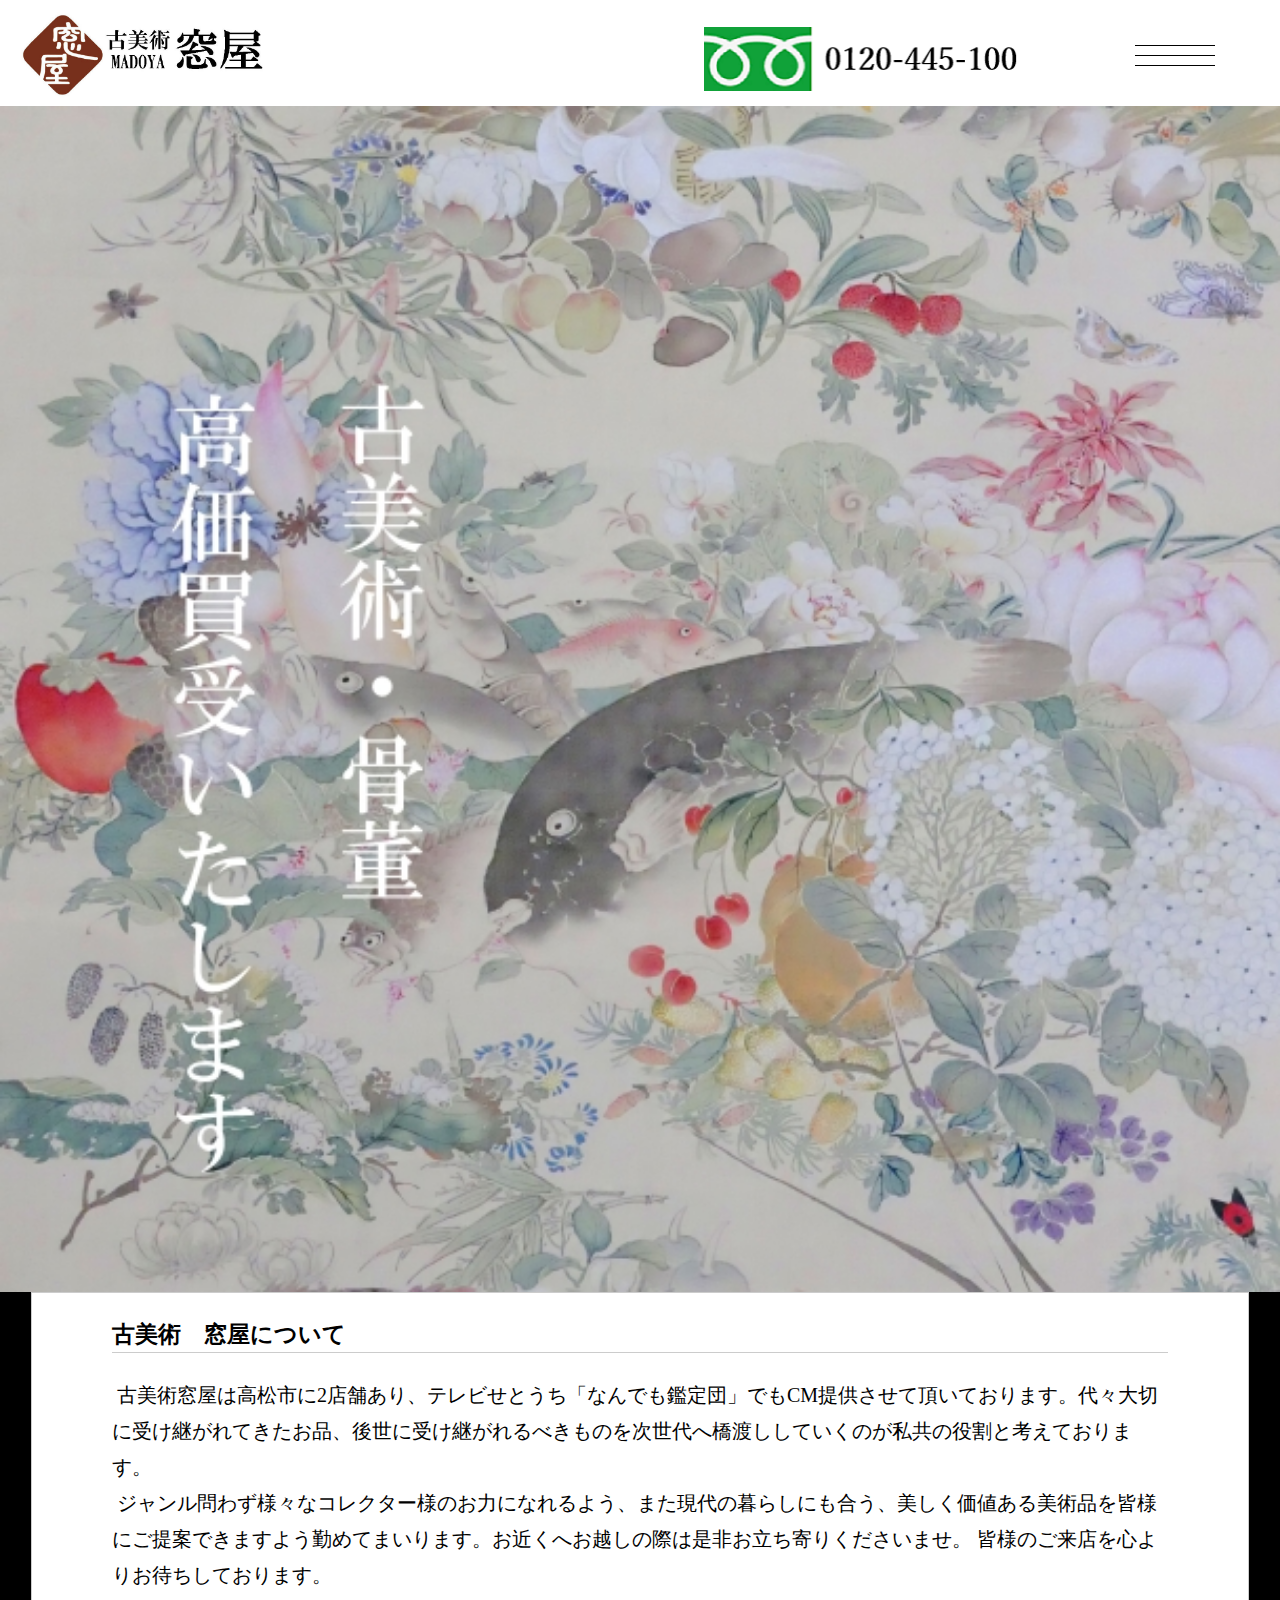
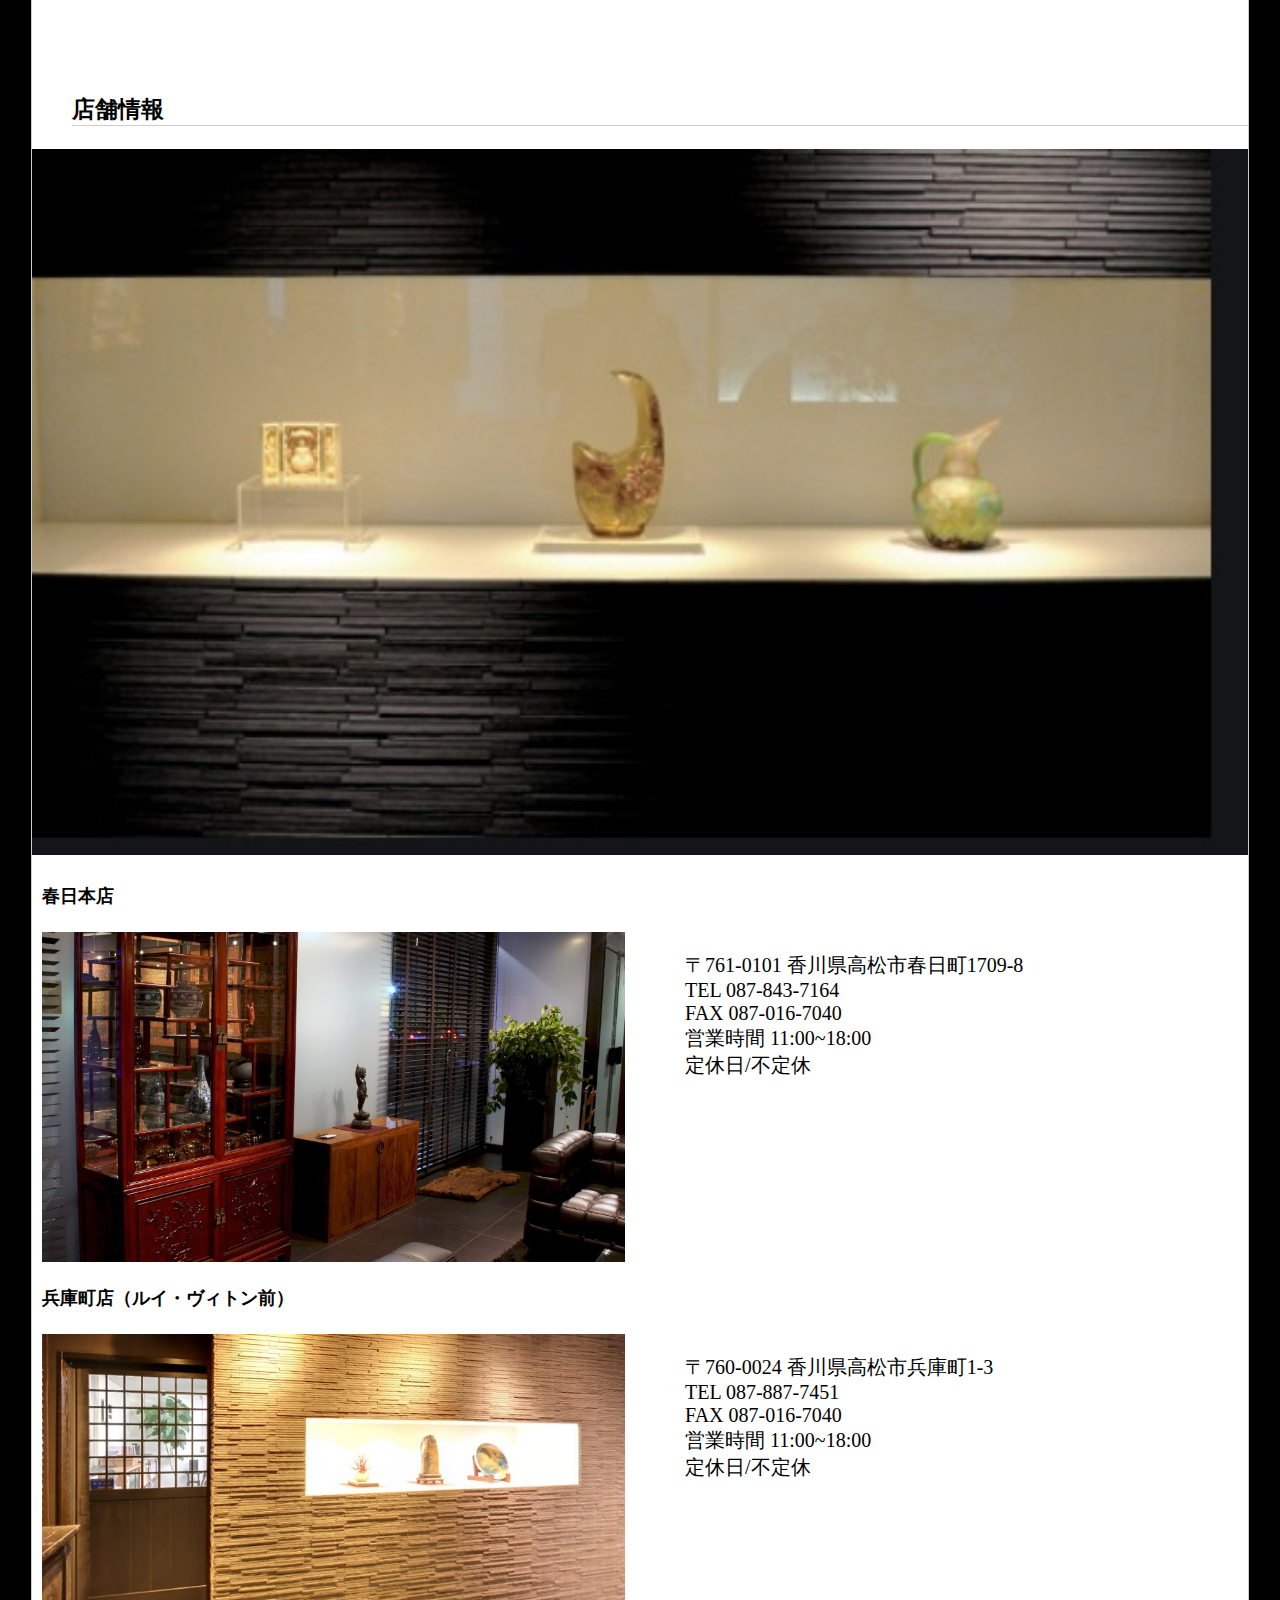
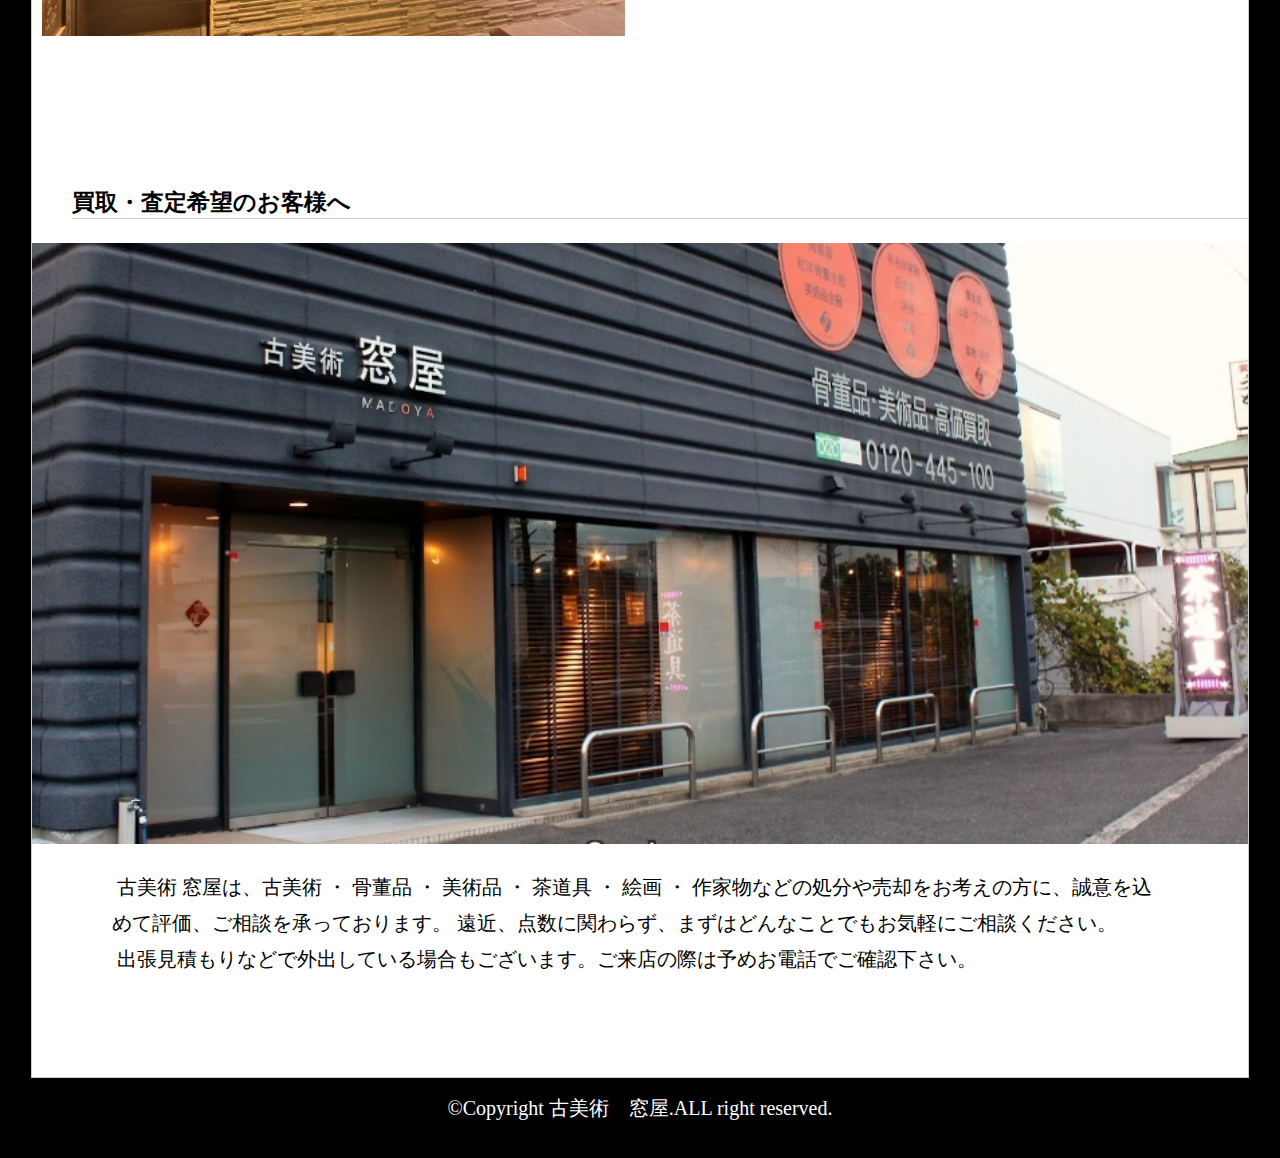
<file: index.html>
<!doctype html>
<html>
<head>
<meta charset="UTF-8">
<meta name="viewport" content="width=device-width, initial-scale=1">
<title>テスト</title>
<link rel="stylesheet" href="css/style.css">
<script src="https://ajax.googleapis.com/ajax/libs/jquery/1.12.4/jquery.min.js"></script>
</head>
<body>
  <div class="el_humburger"><!--ハンバーガーボタン-->
      <div class="el_humburger_wrapper">
        <span class="el_humburger_bar top"></span>
        <span class="el_humburger_bar middle"></span>
        <span class="el_humburger_bar bottom"></span>
      </div>
    </div>

    <header class="navi"><!--ナビゲーション-->
      <div class="navi_inner">
        <div class="navi_item"><a href="index.html">古美術窓屋について</a></div>
        <div class="navi_item"><a href="kaitori.html">買取・査定</a></div>
        <div class="navi_item"><a href="gallery.html">ギャラりー</a></div>
        <div class="navi_item"><a href="contact.html">お問合せ</a></div>
        
        
      </div>
    </header>

  <div class="mainView">
  <!--ページコンテンツ-->
    <div class="logo">
     <img src="images/logo.jpg">
    </div>
    <div class="tel2"><img src="images/tel5.png"></div>
    <div class="toppagesm"><img src="images/topsm10.jpg"></div>
    <main>
      <div class="madoya">
        <h3 class="madoyatitle">古美術　窓屋について</h3>
        <div class="madoyacontents">
        <p>&nbsp古美術窓屋は高松市に2店舗あり、テレビせとうち「なんでも鑑定団」でもCM提供させて頂いております。代々大切に受け継がれてきたお品、後世に受け継がれるべきものを次世代へ橋渡ししていくのが私共の役割と考えております。
        <br>&nbspジャンル問わず様々なコレクター様のお力になれるよう、また現代の暮らしにも合う、美しく価値ある美術品を皆様にご提案できますよう勤めてまいります。お近くへお越しの際は是非お立ち寄りくださいませ。
        皆様のご来店を心よりお待ちしております。
        </p>
        </div>
      </div>

      <div class="tenpo">
        <h3 class="tenpotitle">店舗情報</h3>
        <div class="tenpoimg"><img src="images/itemmany.jpg"></div>
        <div class="tenpocontents">
          <h4><strong>春日本店</strong></h4>
          <div class="kasuga">
            <img src="images/tennai6.jpg">
            <p>〒761-0101 香川県高松市春日町1709-8<br>TEL 087-843-7164<br>FAX 087-016-7040<br>営業時間 11:00~18:00
            <br>定休日/不定休</p>
          </div>
        </div>
        <div class="tenpocontents">
          <h4>兵庫町店（ルイ・ヴィトン前）</h4>
          <div class="kasuga">
            <img src="images/tennai4.jpg">
            <p>〒760-0024 香川県高松市兵庫町1-3<br>TEL 087-887-7451<br>FAX 087-016-7040<br>営業時間 11:00~18:00
            <br>定休日/不定休</p>
          </div>
        </div>
      </div>

      <div class="kaitoritop">
        <h3 class="kaitorititle">買取・査定希望のお客様へ</h3>
        <div class="kaitoriimg"><img src="images/gaikanre.jpg"></div>
        <div class="kaitoricontents">
          <p>&nbsp古美術 窓屋は、古美術 ・ 骨董品 ・ 美術品 ・ 茶道具 ・ 絵画 ・ 作家物などの処分や売却をお考えの方に、誠意を込めて評価、ご相談を承っております。
            遠近、点数に関わらず、まずはどんなことでもお気軽にご相談ください。
            <br>&nbsp出張見積もりなどで外出している場合もございます。ご来店の際は予めお電話でご確認下さい。</p>
        </div>
      </div>
    </main>
    <footer>
      <p>&copy;Copyright 古美術　窓屋.ALL right reserved.</P>
  　</footer>

  </div>

  




<script type="text/javascript" src="js/script.js"></script>

</body>
</html>
</file>
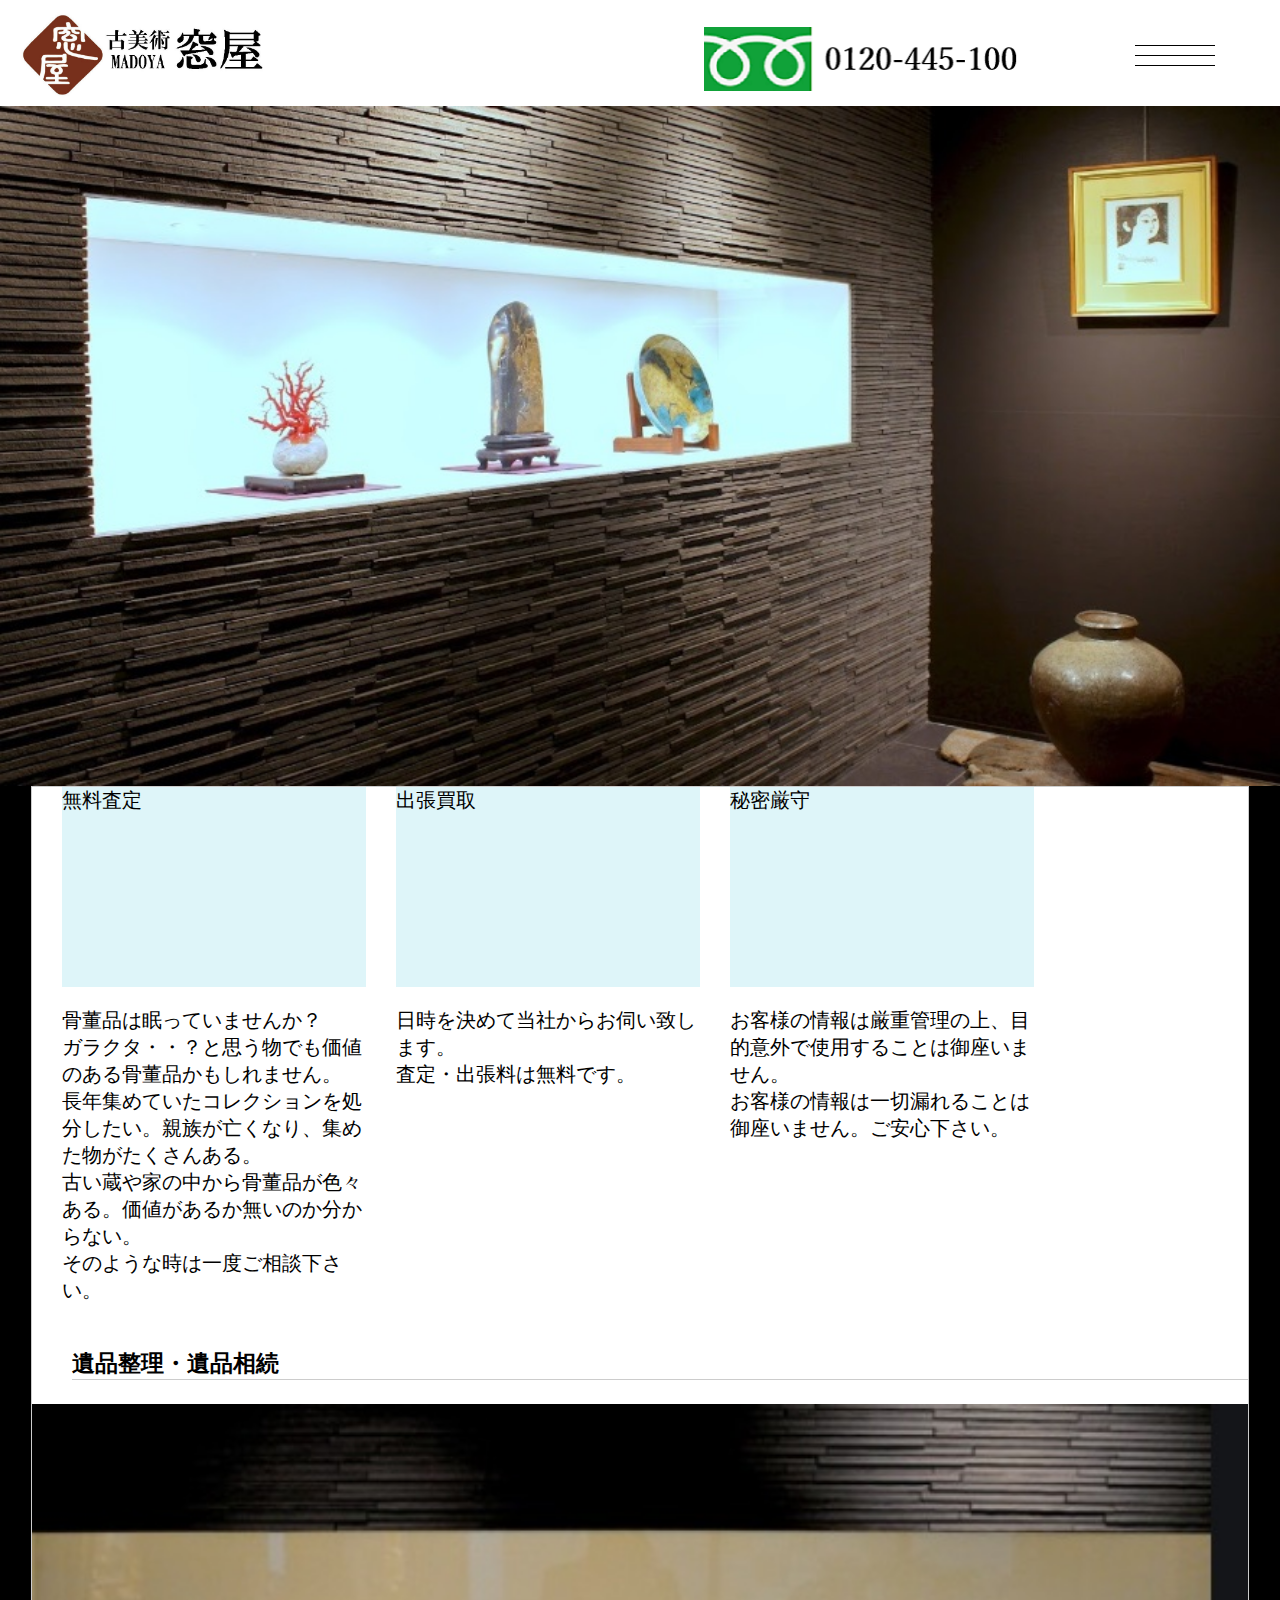
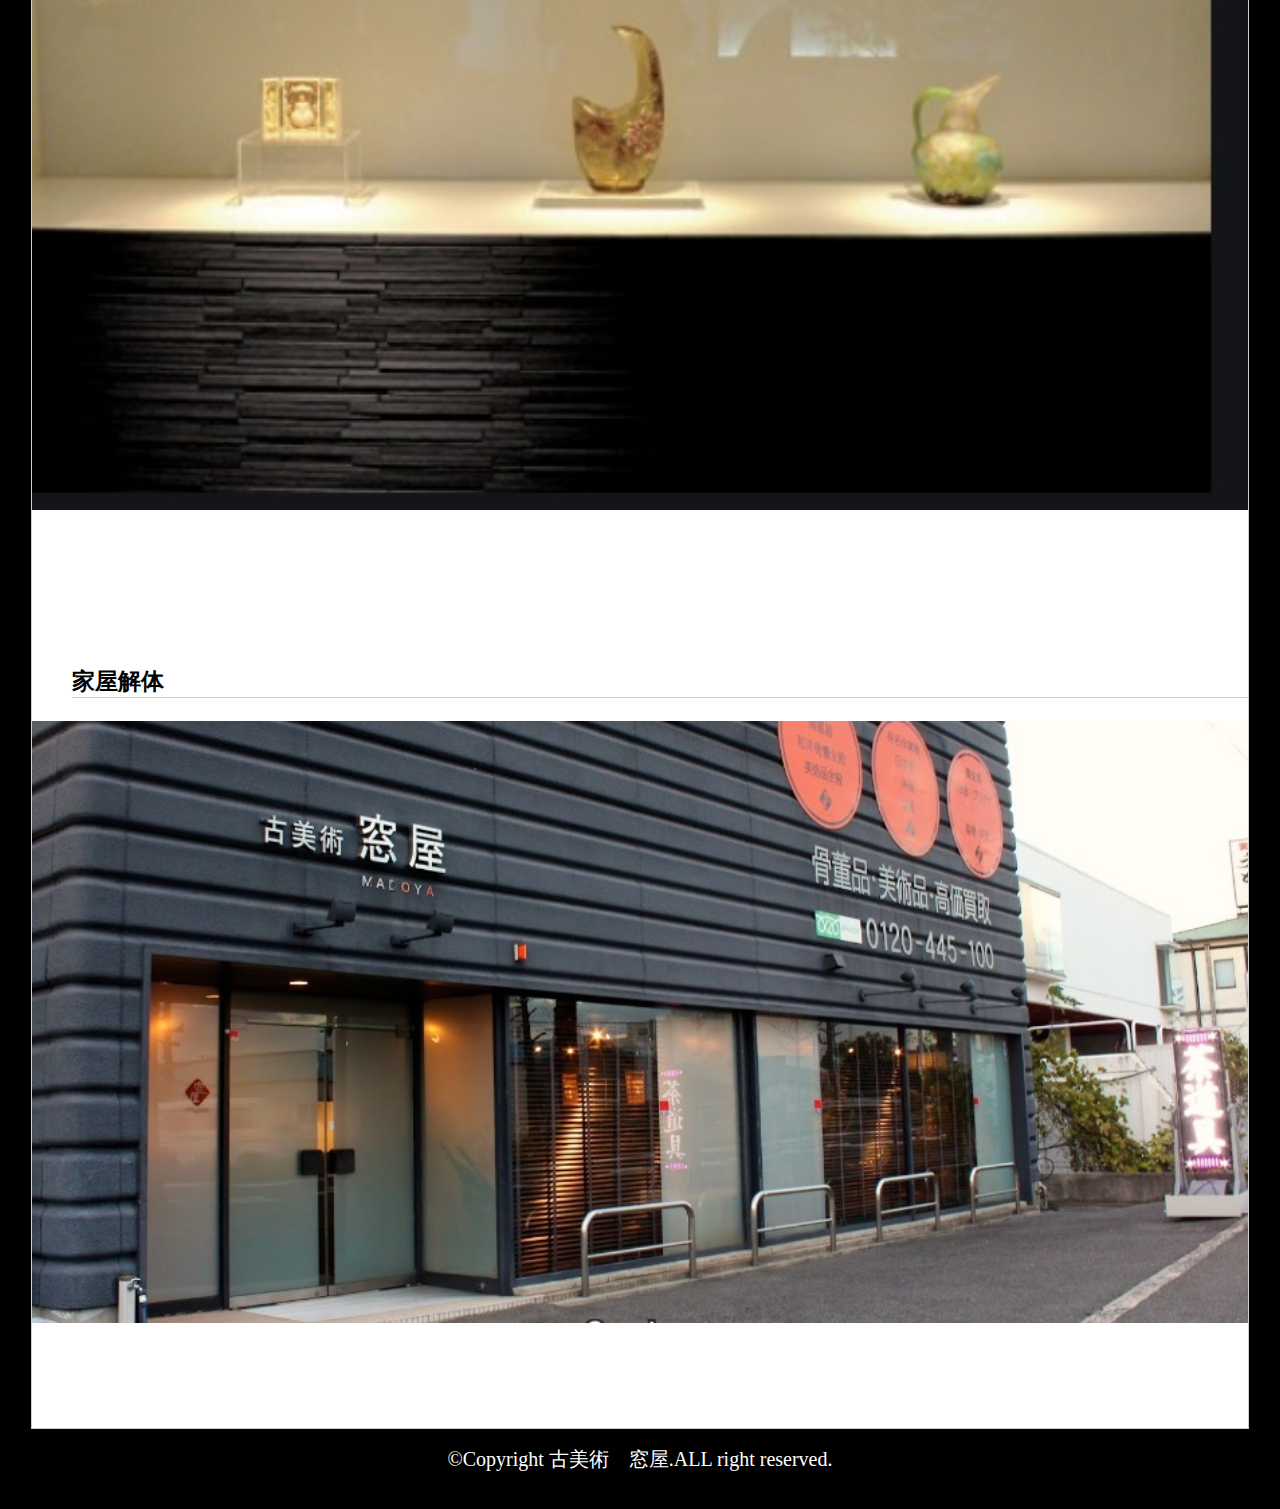
<file: kaitori.html>
<!doctype html>
<html>
<head>
<meta charset="UTF-8">
<meta name="viewport" content="width=device-width, initial-scale=1">
<title>テスト</title>
<link rel="stylesheet" href="css/style.css">
<script src="https://ajax.googleapis.com/ajax/libs/jquery/1.12.4/jquery.min.js"></script>
</head>
<body>
  <div class="el_humburger"><!--ハンバーガーボタン-->
      <div class="el_humburger_wrapper">
        <span class="el_humburger_bar top"></span>
        <span class="el_humburger_bar middle"></span>
        <span class="el_humburger_bar bottom"></span>
      </div>
    </div>

    <header class="navi"><!--ナビゲーション-->
      <div class="navi_inner">
        <div class="navi_item"><a href="index.html">古美術窓屋について</a></div>
        <div class="navi_item"><a href="kaitori.html">買取・査定</a></div>
        <div class="navi_item"><a href="gallery.html">ギャラりー</a></div>
        <div class="navi_item"><a href="contact.html">お問合せ</a></div>
        
        
      </div>
    </header>

  <div class="mainView">
  <!--ページコンテンツ-->
    <div class="logo">
     <img src="images/logo.jpg">
    </div>
    <div class="tel2"><img src="images/tel5.png"></div>
    <div class="toppagesm"><img src="images/tennai2.jpg"></div>
    <main>
      <div class="kaitori">
        <div class="kaitori-item">
          <div class="kaitori-img">無料査定</div>
          <div class="kaitori-text">
            <p>骨董品は眠っていませんか？<br>
              ガラクタ・・？と思う物でも価値のある骨董品かもしれません。
              <br>長年集めていたコレクションを処分したい。親族が亡くなり、集めた物がたくさんある。
              <br>古い蔵や家の中から骨董品が色々ある。価値があるか無いのか分からない。
              <br>そのような時は一度ご相談下さい。
            </p>
          </div>
        </div>
        <div class="kaitori-item">
          <div class="kaitori-img">出張買取</div>
          <div class="kaitori-text">
            <p>日時を決めて当社からお伺い致します。<br>
              査定・出張料は無料です。
            </p>
          </div>
        </div>
        <div class="kaitori-item">
          <div class="kaitori-img">秘密厳守</div>
          <div class="kaitori-text">
            <p>お客様の情報は厳重管理の上、目的意外で使用することは御座いません。<br>
              お客様の情報は一切漏れることは御座いません。ご安心下さい。
            </p>
          </div>
        </div>
      </div>

      <div class="tenpo">
        <h3 class="tenpotitle">遺品整理・遺品相続</h3>
        <div class="tenpoimg"><img src="images/itemmany.jpg"></div>
        
          
      </div>

      <div class="kaitoritop">
        <h3 class="kaitorititle">家屋解体</h3>
        <div class="kaitoriimg"><img src="images/gaikanre.jpg"></div>
        
      </div>
      
    </main>
    <footer>
      <p>&copy;Copyright 古美術　窓屋.ALL right reserved.</P>
  　</footer>

  </div>

  




<script type="text/javascript" src="js/script.js"></script>

</body>
</html>
</file>
<file: css/style.css>
@charset "UTF-8";
body{
  margin: 0 auto;
  background-color: black;
}
a{
  color: #040404;
  text-decoration: none;
}
.mainView{
  width: 100vw;
  height: 100vh;
  background-color: black;

}
/*ハンバーガーボタン*/
.el_humburger {
  position: fixed;
  top: 45px;
  right: 95px;
  width: 50px;
  height: 25px;
  padding-top: 1px;
  -webkit-box-sizing: border-box;
  box-sizing: border-box;
  padding-top: 0px;
  z-index: 20;
  cursor: pointer;
  pointer-events: auto;
  color: #000;
  text-align: center;}

@media screen and (max-width: 767px) {
  .el_humburger {
    display: block;
    right: 30px;
    top: 0;
    padding-top: 20px;
    width: 70px;
    height: 70px;}
    #factory .el_humburger {
      display: none; } }

.el_humburger_wrapper {
  margin-bottom: 10px;
  width: 80px;
  display: inline-block; }

@media screen and (max-width: 767px) {
  .el_humburger_wrapper {
    margin-bottom: 5px;
    width: 60px; } }

.el_humburger_text {
  font-size: 12px;
  letter-spacing: 0.1em;
  font-family: "游ゴシック Medium", YuGothic, "Yu Gothic", "ヒラギノ角ゴ Pro", "Hiragino Kaku Gothic Pro", "メイリオ", Meiryo, sans-serif; }

.js_humburgerOpen .el_humburger_text.el_humburger_text__menu {
  display: none; }

.el_humburger_text.el_humburger_text__close {
  display: none; }

.js_humburgerOpen .el_humburger_text.el_humburger_text__close {
  display: block; }

@media screen and (max-width: 767px) {
  .el_humburger_text {
    font-size: 10px;
    padding-top: 2px; } }

@media screen and (max-width: 767px) {
  .el_humburger_text svg path {
    -webkit-transition: all 200ms cubic-bezier(0.16, 0.52, 0.25, 1);
    -o-transition: all 200ms cubic-bezier(0.16, 0.52, 0.25, 1);
    transition: all 200ms cubic-bezier(0.16, 0.52, 0.25, 1);
    fill: #000; } }

@media screen and (max-width: 767px) {
  .js_humburgerOpen .el_humburger_text svg path {
    fill: #000; } }

.el_humburger span.el_humburger_bar {
  display: block;
  width: 100%;
  margin: 0 auto 9px;
  height: 1px;
  background: #000;
  -webkit-transition: all .2s ease-in-out;
  -o-transition: all .2s ease-in-out;
  transition: all .2s ease-in-out; }

.el_humburger span.el_humburger_bar:last-child {
  margin-bottom: 0; }

.js_humburgerOpen .el_humburger span.el_humburger_bar {
  background: #000; }

@media screen and (max-width: 767px) {
  .el_humburger span.el_humburger_bar {
    left: 0;
    top: 0;
    background: #000; } }

.js_humburgerOpen .el_humburger span.el_humburger_bar.top {
  -webkit-transform: translateY(9px) rotate(-45deg);
  -ms-transform: translateY(9px) rotate(-45deg);
  transform: translateY(9px) rotate(-45deg); }

.js_humburgerOpen .el_humburger span.el_humburger_bar.middle {
  opacity: 0; }

.js_humburgerOpen .el_humburger span.el_humburger_bar.bottom {
  -webkit-transform: translateY(-11px) rotate(45deg);
  -ms-transform: translateY(-11px) rotate(45deg);
  transform: translateY(-11px) rotate(45deg); }

.el_humburgerButton.el_humburgerButton__close {
  top: 2%;
  right: 2%; }

.el_humburgerButton__close span.el_humburger_bar {
  display: block;
  width: 35px;
  margin: 0 auto;
  height: 4px;
  background: #000; }

.el_humburgerButton__close span.el_humburger_bar.top {
  -webkit-transform: translateY(5px) rotate(-45deg);
  -ms-transform: translateY(5px) rotate(-45deg);
  transform: translateY(5px) rotate(-45deg); }

.el_humburgerButton__close span.el_humburger_bar.bottom {
  -webkit-transform: translateY(-6px) rotate(45deg);
  -ms-transform: translateY(-6px) rotate(45deg);
  transform: translateY(-6px) rotate(45deg); }

.navi {
  position: fixed;
  right: 0;
  height: 100%;
  background-color: rgba(255, 255, 255, 0.9);
  width: 0;
  z-index: 3;
  padding-top: 100px;
  -webkit-box-sizing: border-box;
  box-sizing: border-box;
  -webkit-transition: all 600ms ease-out;
  -o-transition: all 600ms ease-out;
  transition: all 600ms ease-out;
  overflow: hidden; }
  .js_humburgerOpen .navi {
    width: 450px; }
    @media screen and (max-width: 840px) {
      .js_humburgerOpen .navi {
        width: 100%;
        padding: 100px 5% 0; } }

.navi_item {
  margin-bottom: 28px;
  font-size: 20px;
  font-family: "Marcellus", serif !important;
  white-space: nowrap;
  margin-left: 90px; }
  .navi_item.op_innerLink {
    cursor: pointer; }
  @media screen and (max-width: 767px) {
    .navi_item {
      margin-left: 0;
      font-size: 18px; } }
.toppagepc{
  width: 100vw;
  height: 100vh;
}
/* ここから */
html{
  font-family: serif;
  font-size: 20px;
  background-color: black;
}  

img{
  width: 100%;
  height: auto;
}
.logo {
  background-color: white;
} 
.logo img{
  width:21%;
  height:21%;
  display: inline-block;
  margin-top: 10px;
}
.tel2{
  width:25%;
  height:25%; 
  display: inline-block; 
  text-align: right;
  margin-left:20px;  
  position: absolute;
  top:3%;
  right:20%;
}   
/* .toppagepc img{
  width:100%;
  height: 100%;
  display: block !important;
} */
.toppagesm img{
  width:100%;
  position: relative;
  display: block !important;
} 


footer{
  line-height: 20px;
  text-align: center;
  background-color: black;
  color: white;
}

main{
  width: 95%;
  margin: 0 auto;
  border: 1px solid #CCC;
  background-color: white;
} 

/* 窓屋について */
.madoya{
  text-align: left;
  margin-left: 80px;
  margin-right: 80px; 
  margin-bottom: 100px;
  line-height: 1.8rem;
}
.madoyatitle{
   border-bottom:1px solid #CCC;
}

/* 店舗情報 */
.tenpo{
  margin-bottom: 150px;
}
.tenpotitle{
  border-bottom: 1px solid #CCC;
  margin-left: 40px;
}
.tenpocontents{
  margin-left: 10px;
  margin-right: 40px;
}
.kasuga{
  display:flex;
}
.kasuga img{
  width: 50%;
  margin-right:60px;
}
.tenpocontents h4{
  
  font-size: 18px;
}

/* 買取査定のお客様へ */
.kaitoritop{
  margin-bottom: 100px;
}
.kaitorititle{
  border-bottom: 1px solid #CCC;
  margin-left: 40px;
}
.kaitoriimg{
  width:100%;
}
.kaitoricontents{
  margin-left: 80px;
  margin-right: 80px;
  line-height: 1.8rem;
}
/* 買取ページ */
.kaitori{
  display:flex;
  margin: 0 auto;
}
.kaitori-item{
  width: 25%;
  margin-left: 30px;
}
.kaitori-img{
  background-color: rgba(147, 222, 236, 0.3);
  width: 100%;
  height: 200px;
}


/* スマホ向け */
@media(max-width: 767px){
  
  .toppagesm img{
    width:100%;
    position: relative;
    display: block !important;
  }
  .logo img{
    width:35%;
    height:35%;
    display: inline-block;
    margin-top: 10px;
  }
  .tel2{
    width:35%;
    height:35%; 
    display: inline-block; 
    text-align: right;
    margin-left:20px;  
    position: absolute;
    top:3%;
    right:20%;
  }   

/* 窓屋について */
  .madoya{
    text-align: left;
    margin-left: 20px;
    margin-right: 20px; 
    margin-bottom: 50px;
  }


  /* 店舗情報 */
.tenpo{
  margin-bottom: 50px;
}
.tenpotitle{
  border-bottom: 1px solid #CCC;
  margin-left: 40px;
}
.tenpocontents{
  margin-left: 20px;
  margin-right: 20px;
}
.kasuga{
  display:block;
}
.kasuga img{
  width: 100%;
  /* margin-right:60px; */
}
.tenpocontents h4{
  
  font-size: 18px;
}
/* 買取について */
.kaitoricontents{
  margin-left: 20px;
  margin-right: 20px;
  margin-bottom: 20px;
}





}
</file>
